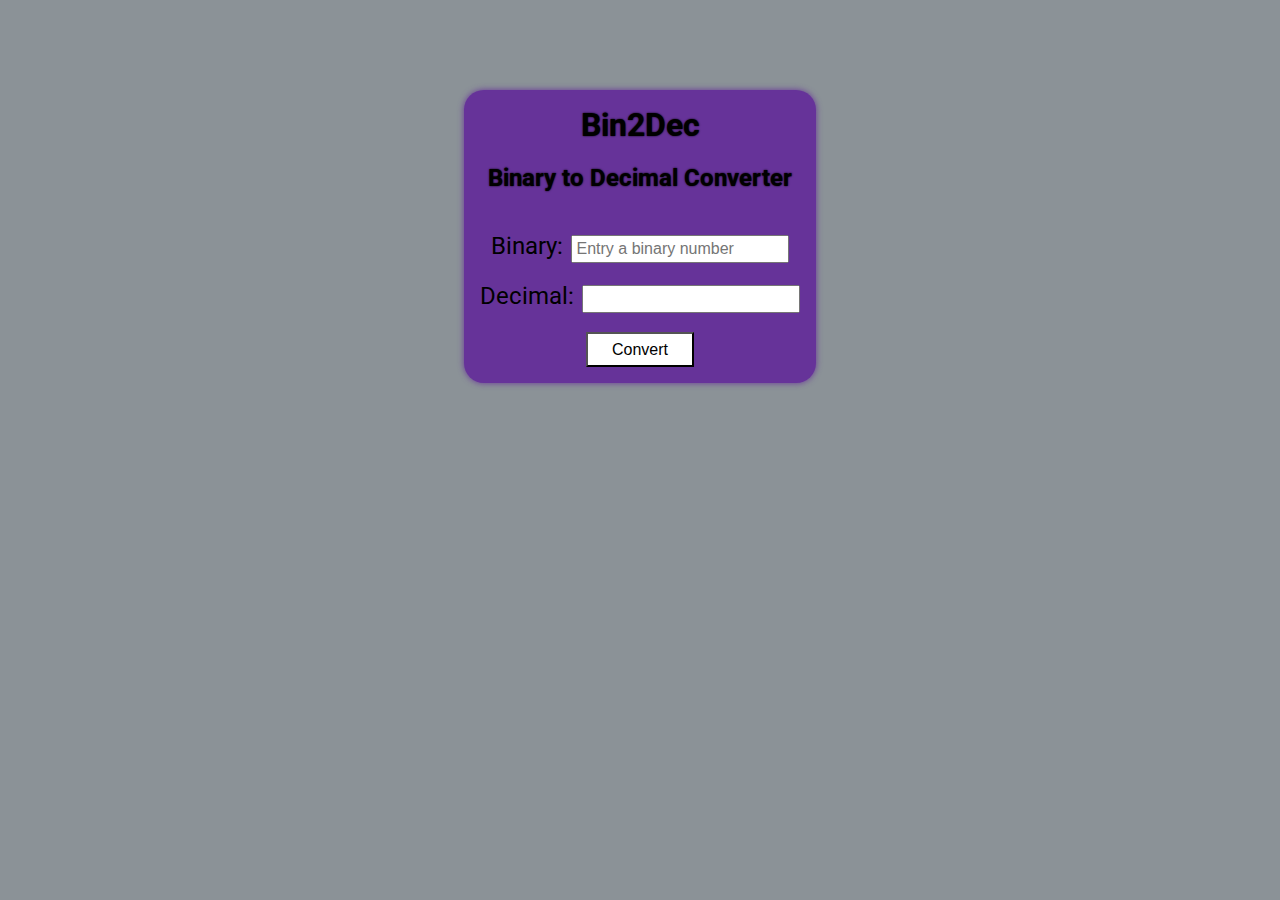
<file: bin2dec-app/index.html>
<!DOCTYPE html>
<html lang="en">
<head>
    <meta charset="UTF-8">
    <meta http-equiv="X-UA-Compatible" content="IE=edge">
    <meta name="viewport" content="width=device-width, initial-scale=1.0">
    <title>Bin Two Dec App</title>
    <link rel="stylesheet" href="styles/style.css">
    <script src="script.js" defer></script>
    
</head>
<body>
    <div class="container">
        <h1>Bin2Dec</h1>
        <h2>Binary to Decimal Converter</h2>
        <p><span>Binary:</span><input id="input" type="text" placeholder="Entry a binary number" autocomplete="off"></p>
        <br>
        <p><span>Decimal:</span><input id="display" type="text" readonly></p>
        <br>
        <button id="button" type="submit">Convert</button>
    </div>
</body>
</html>
</file>
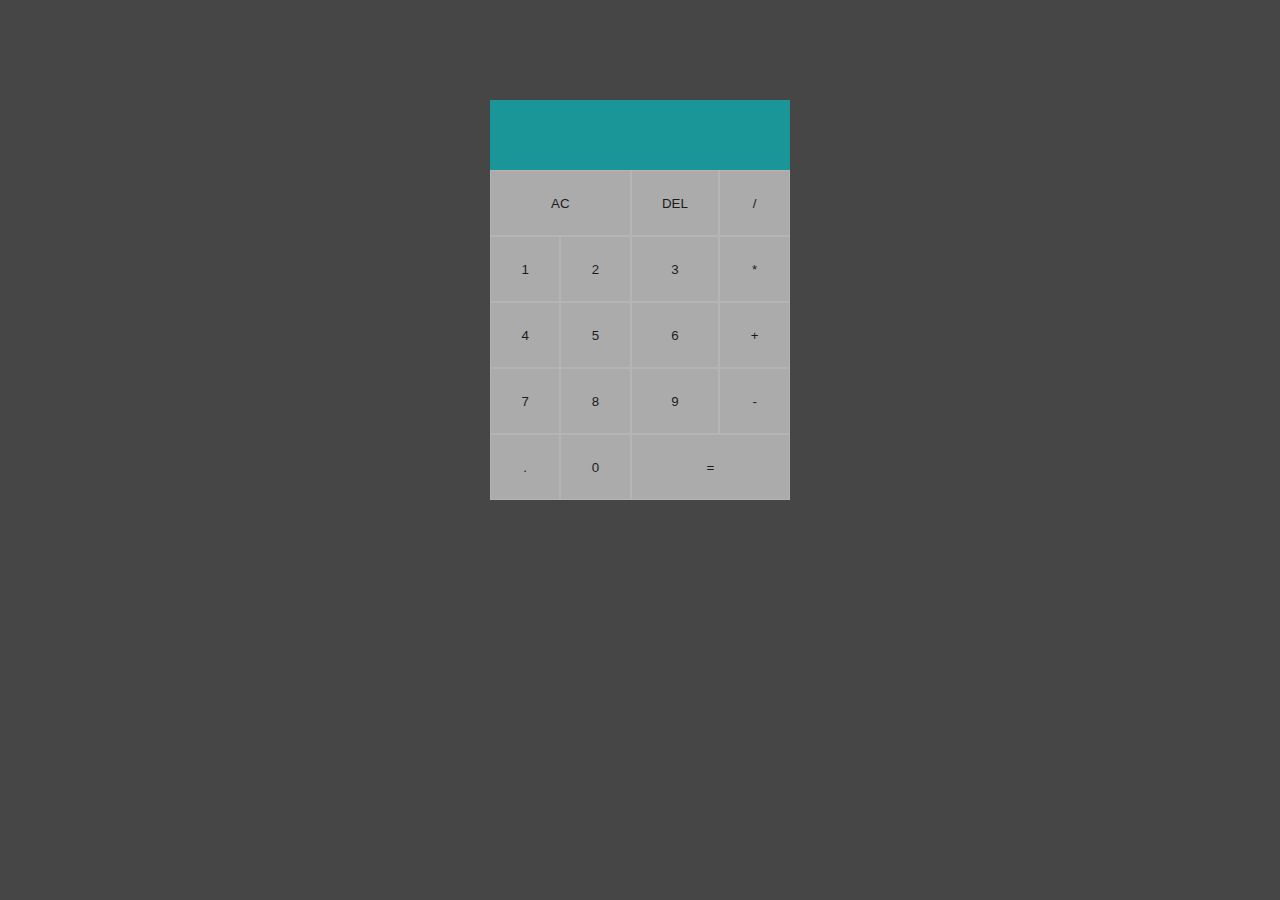
<file: calculator-app/index.html>
<!DOCTYPE html>
<html>

  <head>
    <link rel="stylesheet" href="grid.css">
    <link rel="stylesheet" href="style.css">

  </head>

  <body>
    <div id=calculator>
      <input id="input-el" type="text" disabled>
      <button id="ac-btn">AC</button>
      <button id="del-btn">DEL</button>
      <button id="one-btn">1</button>
      <button id="two-btn">2</button>
      <button id="three-btn">3</button>
      <button id="four-btn">4</button>
      <button id="five-btn">5</button>
      <button id="six-btn">6</button>
      <button id="seven-btn">7</button>
      <button id="eight-btn">8</button>
      <button id="nine-btn">9</button>
      <button id="zero-btn">0</button>
      <button id="dot-btn">.</button>
      <button id="equal-btn">=</button>
      <button id="divide-btn">/</button>
      <button id="multiply-btn">*</button>
      <button id="plus-btn">+</button>
      <button id="minus-btn">-</button>
    </div>

  </body>
  <script src="index.js"></script>

</html>
</file>
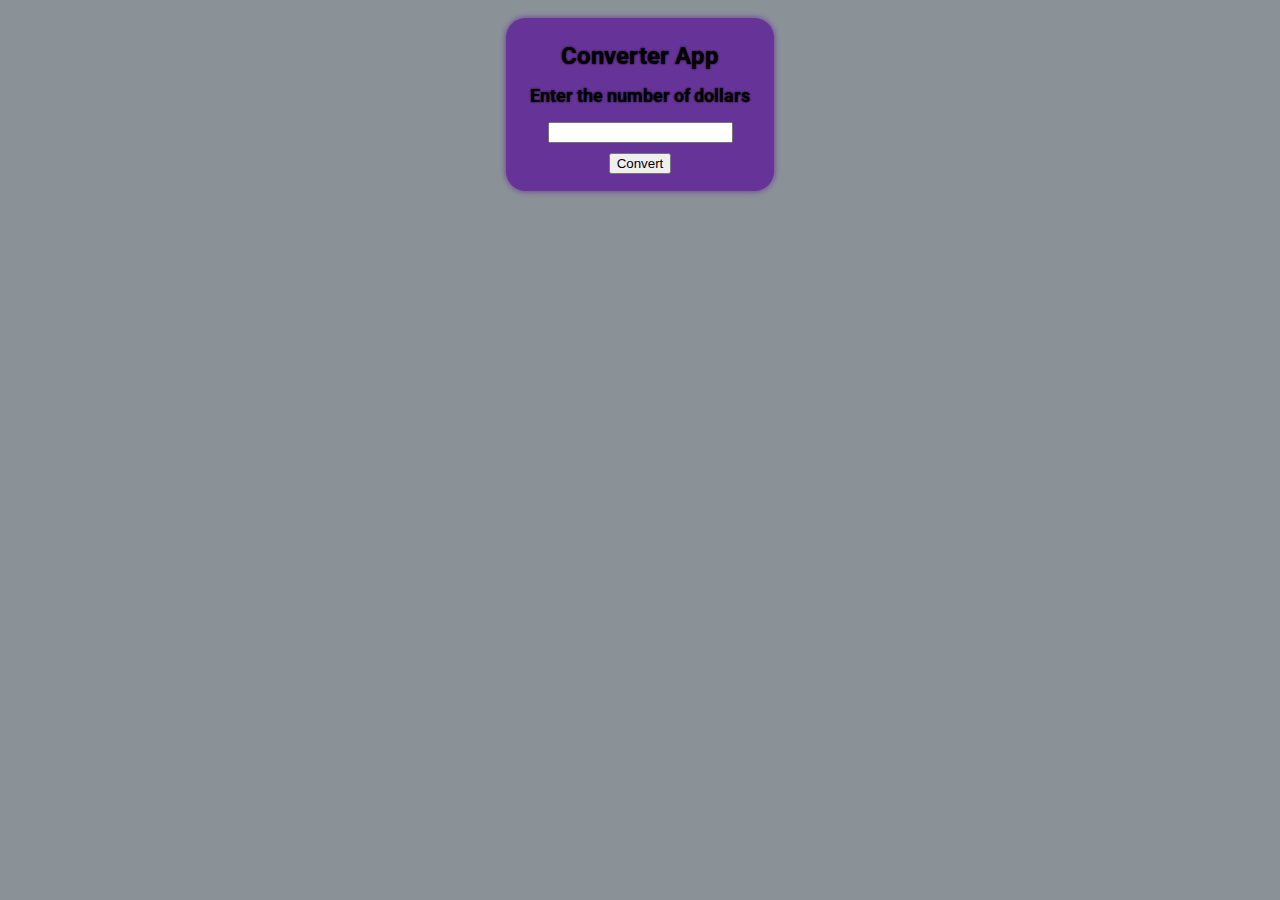
<file: dol2cent-app/index.html>
<!DOCTYPE html>
<html lang="en">
<head>
    <meta charset="UTF-8">
    <meta http-equiv="X-UA-Compatible" content="IE=edge">
    <meta name="viewport" content="width=device-width, initial-scale=1.0">
    <title>Converter App</title>
    <link rel="stylesheet" href="styles/style.css">
    <script src="script.js" defer></script>
    
</head>
<body>
  <div class="container">
    <h1>Converter App</h1>
    <h2>Enter the number of dollars</h2>
    <input id="input" type="text" autocomplete="off">
    <button id="button">Convert</button>
  </div>
  <div id="score" class="container hidden">
    <div id="value" class="hidden"></div>
    <table id="table" class="hidden">
        <tr>
          <td>Coins</td>
          <td>Count</td>
        </tr>
        <tr>
          <td>Quarters (25 ¢)</td>
          <td id="twoFive"></td>
        </tr>
        <tr>
          <td>Dimes (10 ¢)</td>
          <td id="ten"></td>
        </tr>
        <tr>
          <td>Nickels (5 ¢)</td>
          <td id="five"></td>
        </tr>
        <tr>
          <td>Pennies (1 ¢)</td>
          <td id="one"></td>
        </tr>
    </table>
  </div>
</body>
</html>
</file>
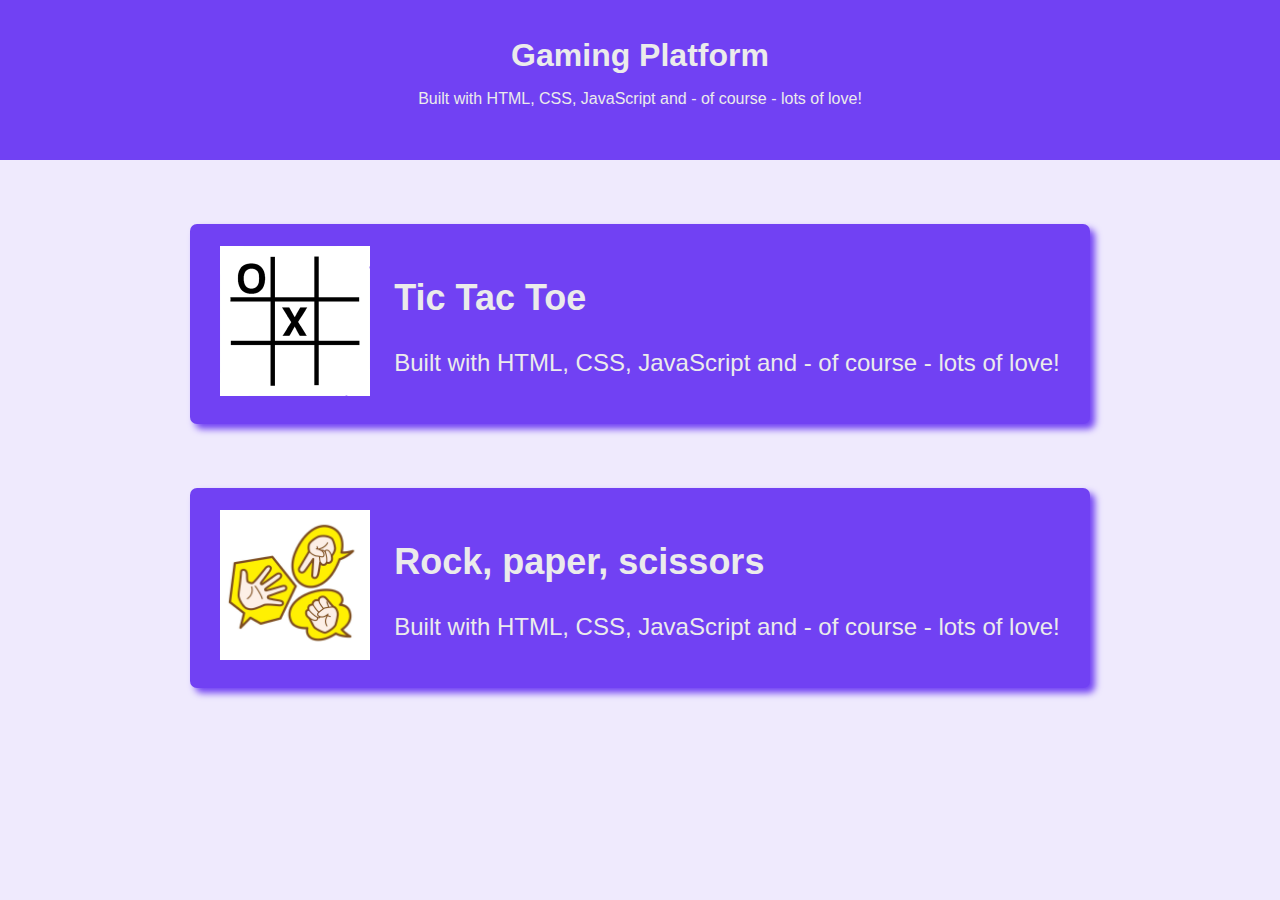
<file: gaming-platform/index.html>
<!DOCTYPE html>
<html lang="en">

<head>
    <meta charset="UTF-8">
    <meta http-equiv="X-UA-Compatible" content="IE=edge">
    <meta name="viewport" content="width=device-width, initial-scale=1.0">
    <title>Tic Tac Toe Game</title>
    <link rel="stylesheet" href="styles/style.css">

</head>

<body>
    <header>
        <h1 class="header__title">Gaming Platform</h1>
        <p class="header__describe">Built with HTML, CSS, JavaScript and - of course - lots of love!</p>
    </header>
    <main>
        <a href=""><section id="tic-tac-toe" class="game-button">
            <div class="img-box">
                <img src="85535e05d1f130b16751c8308cfbb19b.png" alt="">
            </div>
            <div class="text-box">
                <h2>Tic Tac Toe</h2>
                <p>Built with HTML, CSS, JavaScript and - of course - lots of love!</p>
            </div>
       </section></a>
       <a href=""><section id="rock-paper-scissors" class="game-button">
           <div class="img-box">
                <img src="istockphoto-1056840214-612x612.jpg" alt="">
           </div>
           <div class="text-box">
                <h2>Rock, paper, scissors</h2>
                <p>Built with HTML, CSS, JavaScript and - of course - lots of love!</p>
           </div>
       </section></a>
    </main>
    <script src="app.js"></script>
</body>

</html>
</file>
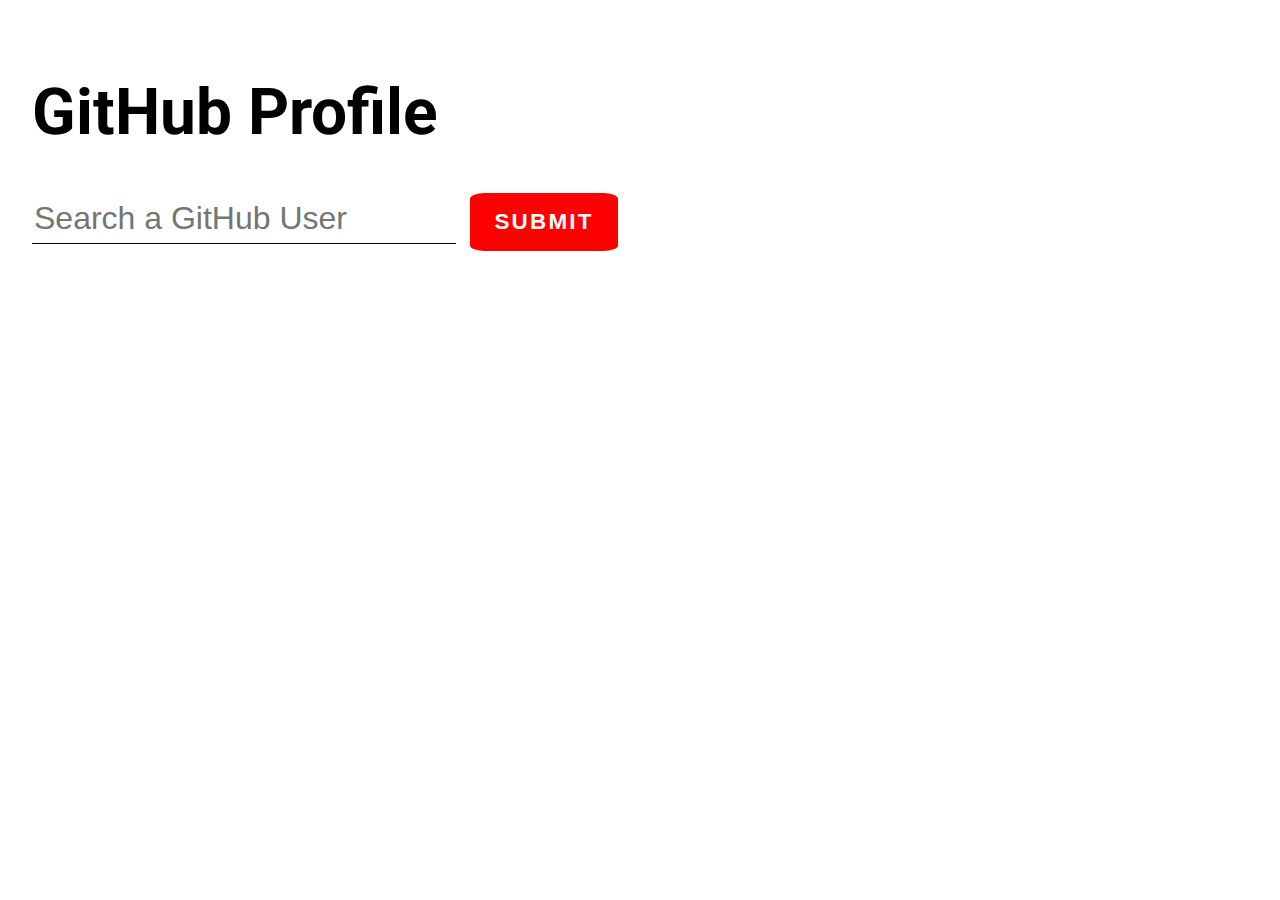
<file: github-profiles/index.html>
<!DOCTYPE html>
<html lang="en">
<head>
    <meta charset="UTF-8">
    <meta http-equiv="X-UA-Compatible" content="IE=edge">
    <meta name="viewport" content="width=device-width, initial-scale=1.0">
    <title>GitHub Profiles</title>
    <link rel="stylesheet" href="style.css">
    <script src="script.js" defer></script>
    
</head>
<body>
    <h1>GitHub Profile</h1>
    <div>
        <input id="input" type="text" placeholder="Search a GitHub User">
        <button id="submit">SUBMIT</button>
    </div>
    <main id="main"></main>
</body>
</html>
</file>
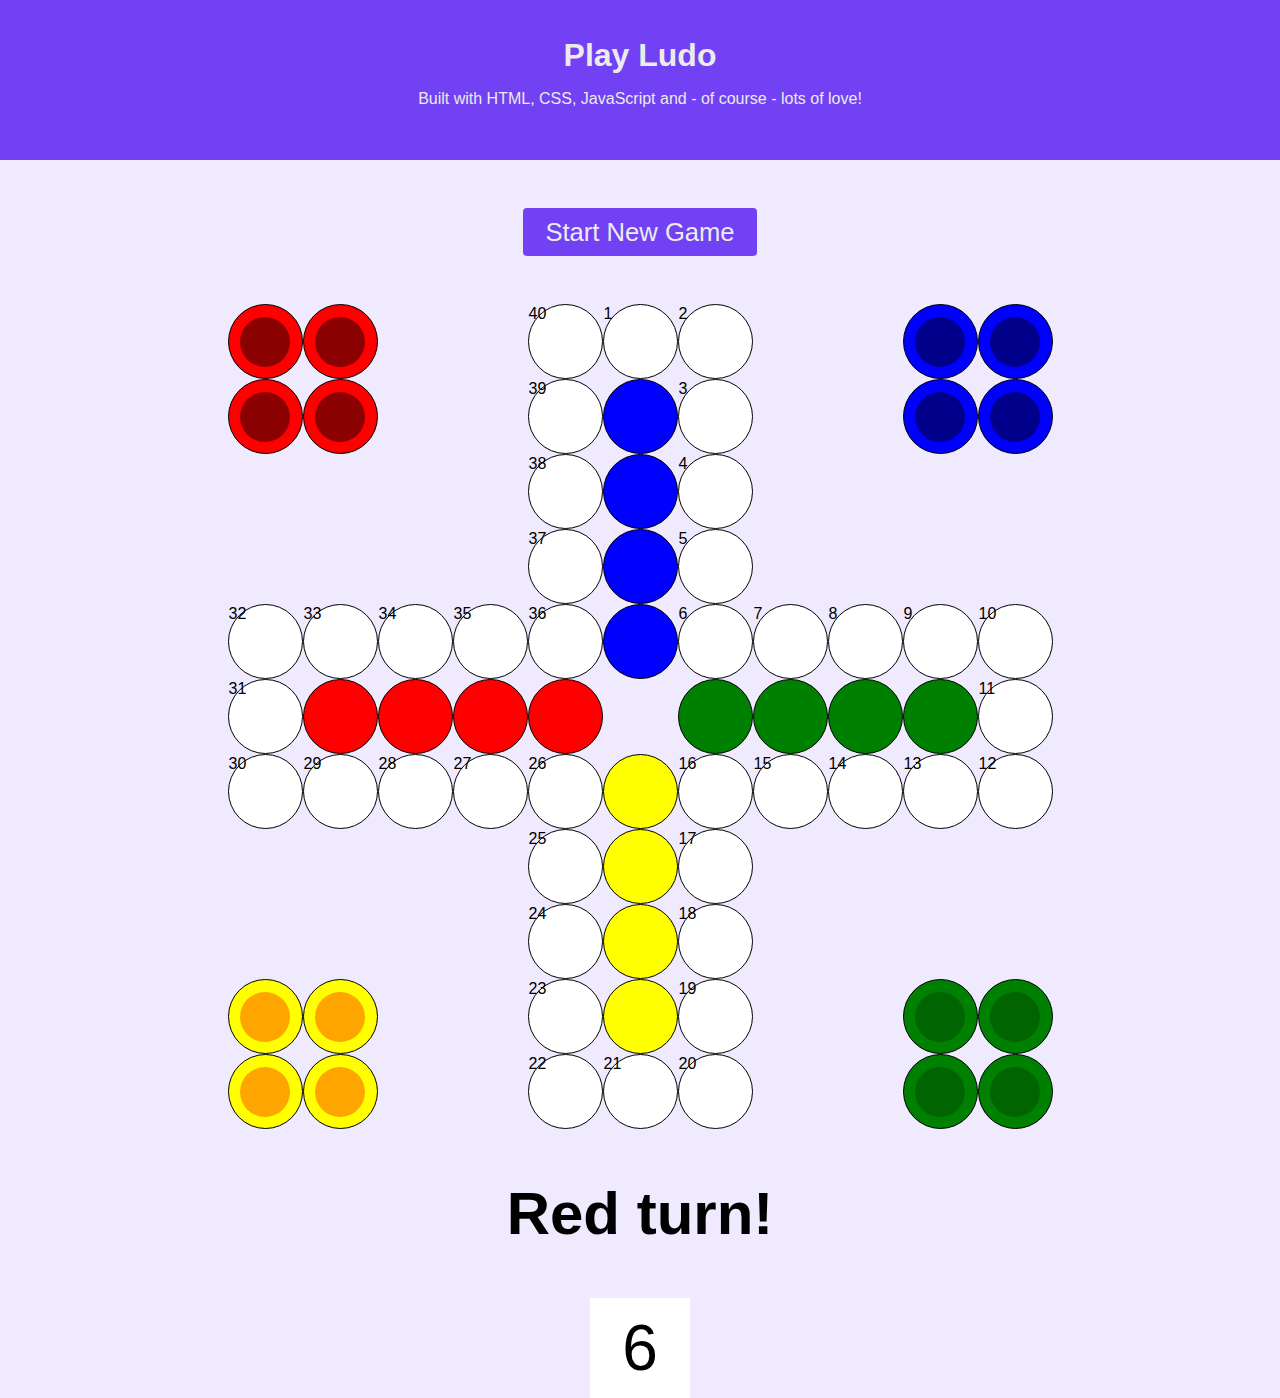
<file: ludo-app/index.html>
<!DOCTYPE html>
<html lang="en">

<head>
    <meta charset="UTF-8">
    <meta http-equiv="X-UA-Compatible" content="IE=edge">
    <meta name="viewport" content="width=device-width, initial-scale=1.0">
    <title>Ludo Game</title>
    <link rel="stylesheet" href="styles/style.css">
</head>

<body>
    <header>
        <h1 class="header__title">Play Ludo</h1>
        <p class="header__describe">Built with HTML, CSS, JavaScript and - of course - lots of love!</p>
    </header>
    <main>
        <div class="button-container">
            <button id="start-button">Start New Game</button>
        </div>
        <div class="game-board">
            <div class="box red" id="red1"><div class="pawn red"></div></div>
            <div class="box red" id="red2"><div class="pawn red"></div></div>
            <div class="box hidden" id=""></div>
            <div class="box hidden" id=""></div>
            <div class="box white" id="40">40</div>
            <div class="box white" id="1">1</div>
            <div class="box white" id="2">2</div>
            <div class="box hidden" id=""></div>
            <div class="box hidden" id=""></div>
            <div class="box blue" id="blue1"><div class="pawn blue"></div></div>
            <div class="box blue" id="blue2"><div class="pawn blue"></div></div>
            <div class="box red" id="red3"><div class="pawn red"></div></div>
            <div class="box red" id="red4"><div class="pawn red"></div></div>
            <div class="box hidden" id=""></div>
            <div class="box hidden" id=""></div>
            <div class="box white" id="39">39</div>
            <div class="box blue" id=""></div>
            <div class="box white" id="3">3</div>
            <div class="box hidden" id=""></div>
            <div class="box hidden" id=""></div>
            <div class="box blue" id="blue3"><div class="pawn blue"></div></div>
            <div class="box blue" id="blue4"><div class="pawn blue"></div></div>
            <div class="box hidden" id=""></div>
            <div class="box hidden" id=""></div>
            <div class="box hidden" id=""></div>
            <div class="box hidden" id=""></div>
            <div class="box white" id="38">38</div>
            <div class="box blue" id=""></div>
            <div class="box white" id="4">4</div>
            <div class="box hidden" id=""></div>
            <div class="box hidden" id=""></div>
            <div class="box hidden" id=""></div>
            <div class="box hidden" id=""></div>
            <div class="box hidden" id=""></div>
            <div class="box hidden" id=""></div>
            <div class="box hidden" id=""></div>
            <div class="box hidden" id=""></div>
            <div class="box white" id="37">37</div>
            <div class="box blue" id=""></div>
            <div class="box white" id="5">5</div>
            <div class="box hidden" id=""></div>
            <div class="box hidden" id=""></div>
            <div class="box hidden" id=""></div>
            <div class="box hidden" id=""></div>
            <div class="box white" id="32">32</div>
            <div class="box white" id="33">33</div>
            <div class="box white" id="34">34</div>
            <div class="box white" id="35">35</div>
            <div class="box white" id="36">36</div>
            <div class="box blue" id=""></div>
            <div class="box white" id="6">6</div>
            <div class="box white" id="7">7</div>
            <div class="box white" id="8">8</div>
            <div class="box white" id="9">9</div>
            <div class="box white" id="10">10</div>
            <div class="box white" id="31">31</div>
            <div class="box red" id=""></div>
            <div class="box red" id=""></div>
            <div class="box red" id=""></div>
            <div class="box red" id=""></div>
            <div class="box hidden" id=""></div>
            <div class="box green" id=""></div>
            <div class="box green" id=""></div>
            <div class="box green" id=""></div>
            <div class="box green" id=""></div>
            <div class="box white" id="11">11</div>
            <div class="box white" id="30">30</div>
            <div class="box white" id="29">29</div>
            <div class="box white" id="28">28</div>
            <div class="box white" id="27">27</div>
            <div class="box white" id="26">26</div>
            <div class="box yellow" id=""></div>
            <div class="box white" id="16">16</div>
            <div class="box white" id="15">15</div>
            <div class="box white" id="14">14</div>
            <div class="box white" id="13">13</div>
            <div class="box white" id="12">12</div>
            <div class="box hidden" id=""></div>
            <div class="box hidden" id=""></div>
            <div class="box hidden" id=""></div>
            <div class="box hidden" id=""></div>
            <div class="box white" id="25">25</div>
            <div class="box yellow" id=""></div>
            <div class="box white" id="17">17</div>
            <div class="box hidden" id=""></div>
            <div class="box hidden" id=""></div>
            <div class="box hidden" id=""></div>
            <div class="box hidden" id=""></div>
            <div class="box hidden" id=""></div>
            <div class="box hidden" id=""></div>
            <div class="box hidden" id=""></div>
            <div class="box hidden" id=""></div>
            <div class="box white" id="24">24</div>
            <div class="box yellow" id=""></div>
            <div class="box white" id="18">18</div>
            <div class="box hidden" id=""></div>
            <div class="box hidden" id=""></div>
            <div class="box hidden" id=""></div>
            <div class="box hidden" id=""></div>
            <div class="box yellow" id="yellow1"><div class="pawn yellow"></div></div>
            <div class="box yellow" id="yellow2"><div class="pawn yellow"></div></div>
            <div class="box hidden" id=""></div>
            <div class="box hidden" id=""></div>
            <div class="box white" id="23">23</div>
            <div class="box yellow" id=""></div>
            <div class="box white" id="19">19</div>
            <div class="box hidden" id=""></div>
            <div class="box hidden" id=""></div>
            <div class="box green" id="green1"><div class="pawn green"></div></div>
            <div class="box green" id="green2"><div class="pawn green"></div></div>
            <div class="box yellow" id="yellow3"><div class="pawn yellow"></div></div>
            <div class="box yellow" id="yellow4"><div class="pawn yellow"></div></div>
            <div class="box hidden" id=""></div>
            <div class="box hidden" id=""></div>
            <div class="box white" id="22">22</div>
            <div class="box white" id="21">21</div>
            <div class="box white" id="20">20</div>
            <div class="box hidden" id=""></div>
            <div class="box hidden" id=""></div>
            <div class="box green" id="green3"><div class="pawn green"></div></div>
            <div class="box green" id="green4"><div class="pawn green"></div></div>
        </div>
        <div class="turn-container">
            <h2>Red turn!</h2>
        </div>
        <div class="dice-container">
            <div class="dice" id="dice-button">
                <div class="number" id="dice-number">6</div>
            </div>
        </div>
    </main>
    <script src="app.js"></script>
</body>

</html>
</file>
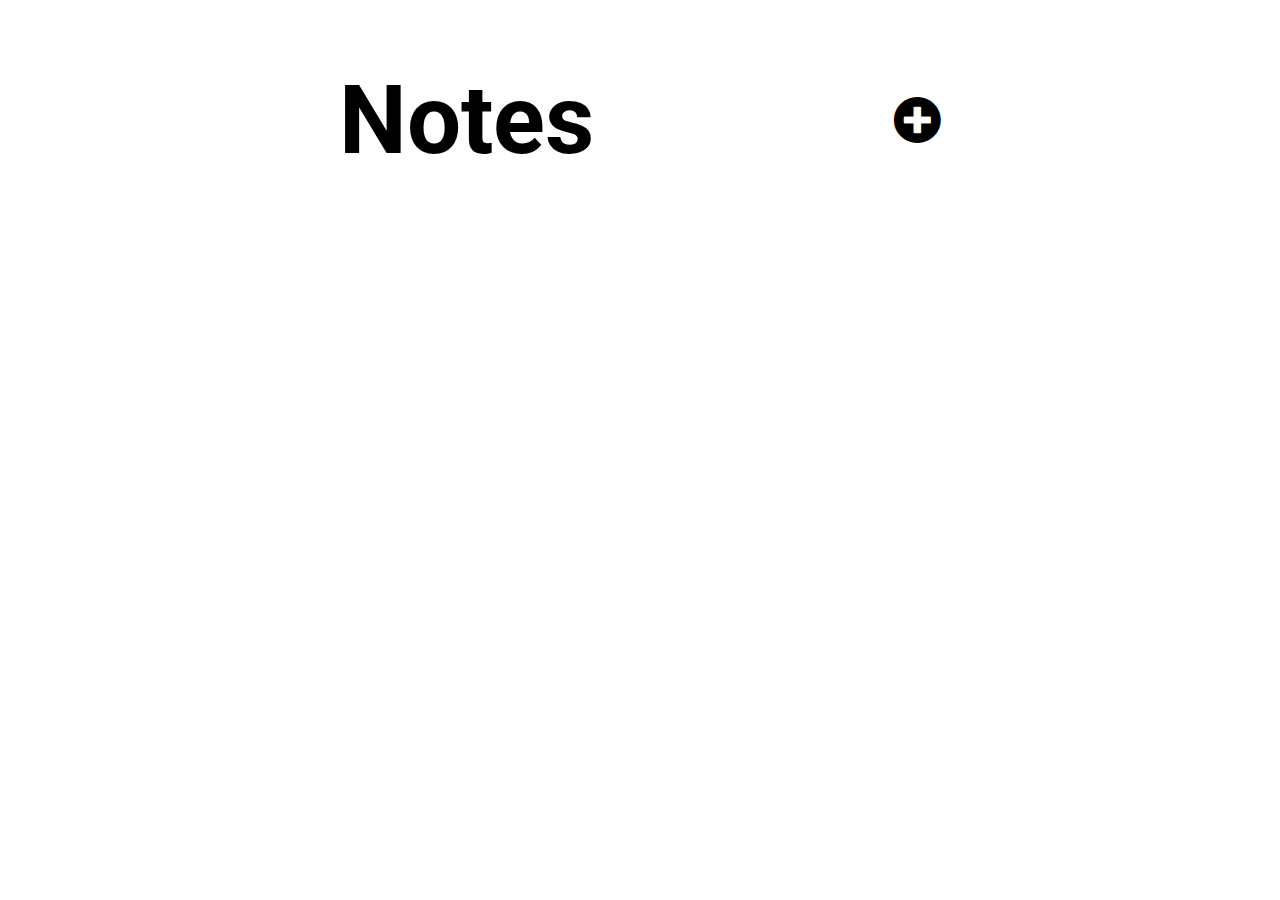
<file: notes-app/index.html>
<!DOCTYPE html>
<html lang="en">
<head>
    <meta charset="UTF-8">
    <meta http-equiv="X-UA-Compatible" content="IE=edge">
    <meta name="viewport" content="width=device-width, initial-scale=1.0">
    <title>Notes App</title>
    <link rel="stylesheet" href="style.css">
    <link
            rel="stylesheet"
            href="https://cdnjs.cloudflare.com/ajax/libs/font-awesome/5.14.0/css/all.min.css"
        />
    <script src="script.js" defer></script>
    
</head>
<body>
    <header>
        <h1>Notes</h1>
        <i id="add" class="fas fa-plus-circle"></i>
    </header>
    <main id="main"></main>
    
</body>
</html>
</file>
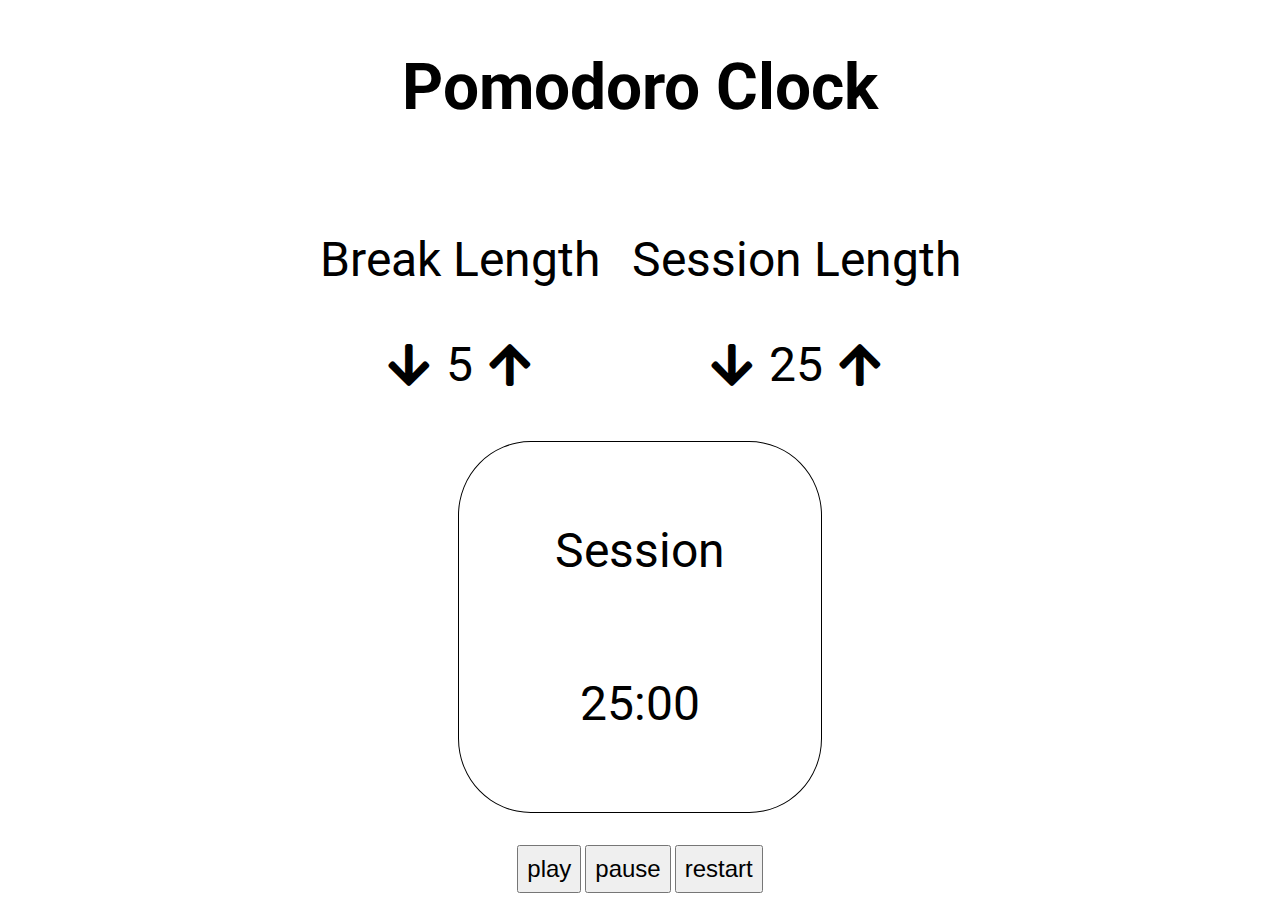
<file: pomodoro-clock/index.html>
<!DOCTYPE html>
<html lang="en">
<head>
    <meta charset="UTF-8">
    <meta http-equiv="X-UA-Compatible" content="IE=edge">
    <meta name="viewport" content="width=device-width, initial-scale=1.0">
    <title>Pomodoro Clock</title>
    <link
            rel="stylesheet"
            href="https://cdnjs.cloudflare.com/ajax/libs/font-awesome/5.14.0/css/all.min.css"
        />
    <link rel="stylesheet" href="style.css">
    <script src="script.js" defer></script>
    
</head>
<body>
    <h1>Pomodoro Clock</h1>
    <div class="time-length">
        <div class="container-set">
            <p>Break Length</p>
            <div class="container-count"><i id="break-down" class="fa fa-arrow-down fa-2x"></i><span id="break-count">5</span><i id="break-up" class="fa fa-arrow-up fa-2x"></i></div>
        </div>
        <div class="container-set">
            <p>Session Length</p>
            <div class="container-count"><i id="session-down" class="fa fa-arrow-down fa-2x"></i><span id="session-count">25</span><i id="session-up" class="fa fa-arrow-up fa-2x"></i></div>
        </div>
    </div>
    <div class="container-time">
        <p id="time">Session</p>
        <p><span id="mins">25</span>:<span id="secs">00</span></p>
    </div>
    <div class="container-button">
        <button id="play">play</button>
        <button id="pause">pause</button>
        <button id="restart">restart</button>
    </div>
</body>
</html>
</file>
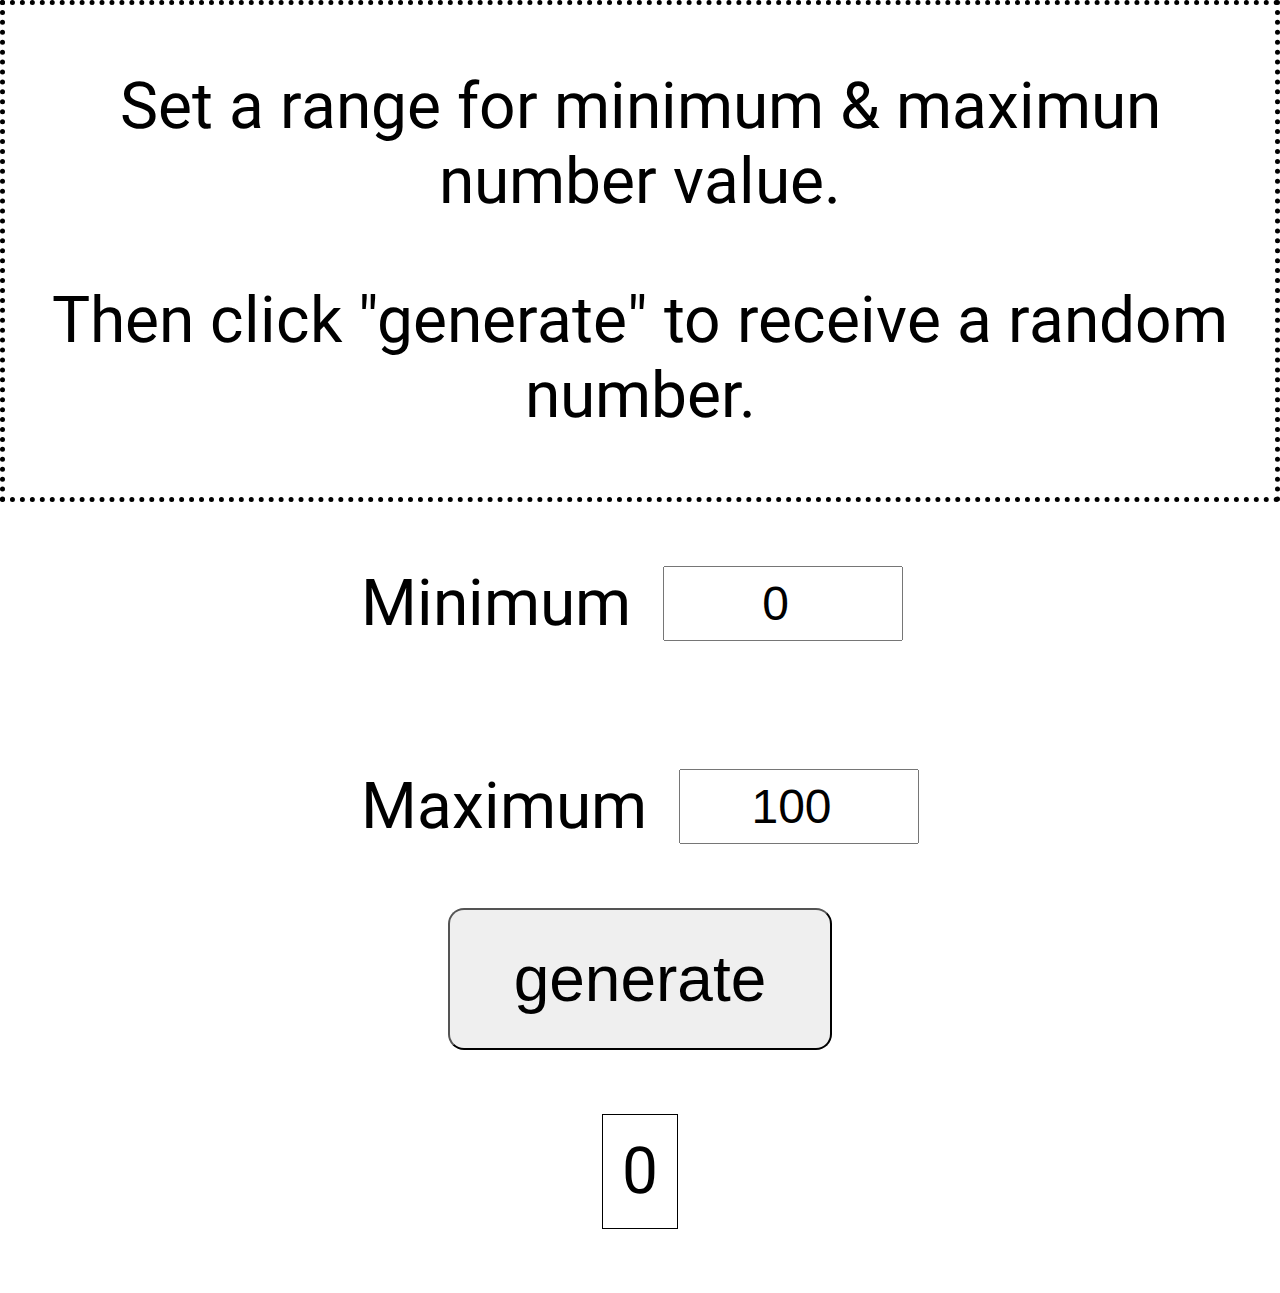
<file: random-number-generator/index.html>
<!DOCTYPE html>
<html lang="en">
<head>
    <meta charset="UTF-8">
    <meta http-equiv="X-UA-Compatible" content="IE=edge">
    <meta name="viewport" content="width=device-width, initial-scale=1.0">
    <title>Random Number Generator
    </title>
    <link rel="stylesheet" href="style.css">
    <script src="script.js" defer></script>
    
</head>
<body>
    <div class="describe">
        <p>Set a range for minimum & maximun number value.</p>
        <p>Then click "generate" to receive a random number.</p>
    </div>
    <div class="inputs">
        <p>Minimum<input id="min" type="number" value=0 min=0></p>
        <p>Maximum<input id="max" type="number" value=100 min=0></p>
    </div>
    <div class="button">
        <button id="generate" >generate</button>
        <p id="result" >0</p>
    </div>
</body>
</html>
</file>
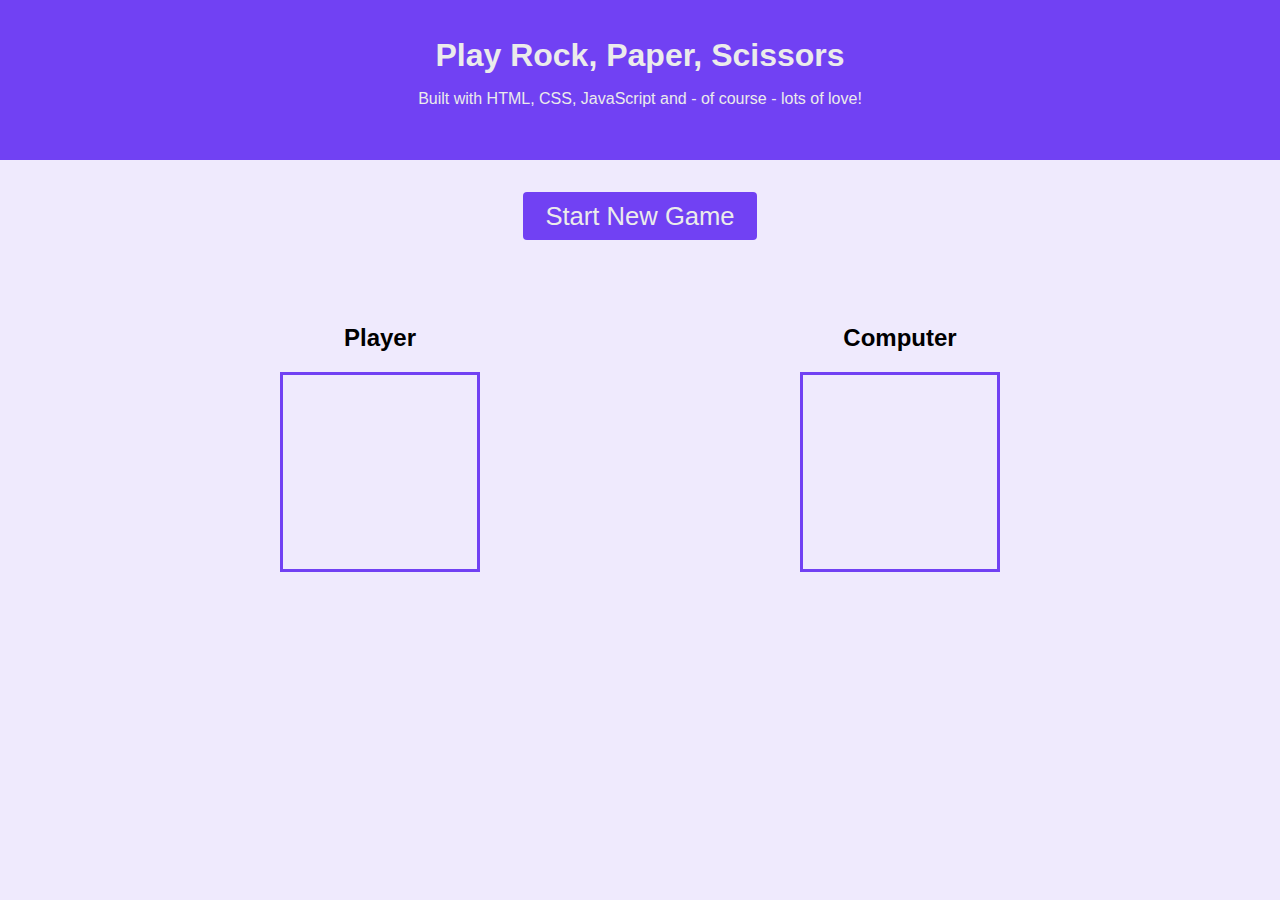
<file: rock-paper-scissors/index.html>
<!DOCTYPE html>
<html lang="en">

<head>
    <meta charset="UTF-8">
    <meta http-equiv="X-UA-Compatible" content="IE=edge">
    <meta name="viewport" content="width=device-width, initial-scale=1.0">
    <title>Tic Tac Toe Game</title>
    <link rel="stylesheet" href="styles/style.css">

</head>

<body>
    <header>
        <h1 class="header__title">Play Rock, Paper, Scissors</h1>
        <p class="header__describe">Built with HTML, CSS, JavaScript and - of course - lots of love!</p>
    </header>
    <main>
        <section>
            <div class="button-container">
                <button id="start-button"">Start New Game</button>
            </div>
        </section>
        <section>
            <div id="game-board">
                <div class="players-choice">
                    <div>
                        <h2>Player</h2>
                        <div id="player-choice" class="choice-place"></div>
                    </div>
                    <div>
                        <h2>Computer</h2>
                        <div id="computer-choice" class="choice-place"></div>  
                    </div>
                </div>
                <section>
                    <div id="winner-board" class="board hidden">
                        <h2 id="winner-board__title">You won Player 1</h2>
                        <p class="winner-board__text">Click "Start New Game" to start a new game!</p>
                    </div>
                    <div id="turn-board" class="board hidden">
                        <h2>Choose your thing!</h2>
                    </div>
                </section>
                <div id="things-to-choose" class="hidden">
                    <div id="rock" class="to-choose">✊</div>
                    <div id="paper" class="to-choose">🖐️</div>
                    <div id="scissors" class="to-choose">✌</div>
                </div>
            
            </div>
        </section>
    </main>
    <script src="app.js"></script>
</body>

</html>
</file>
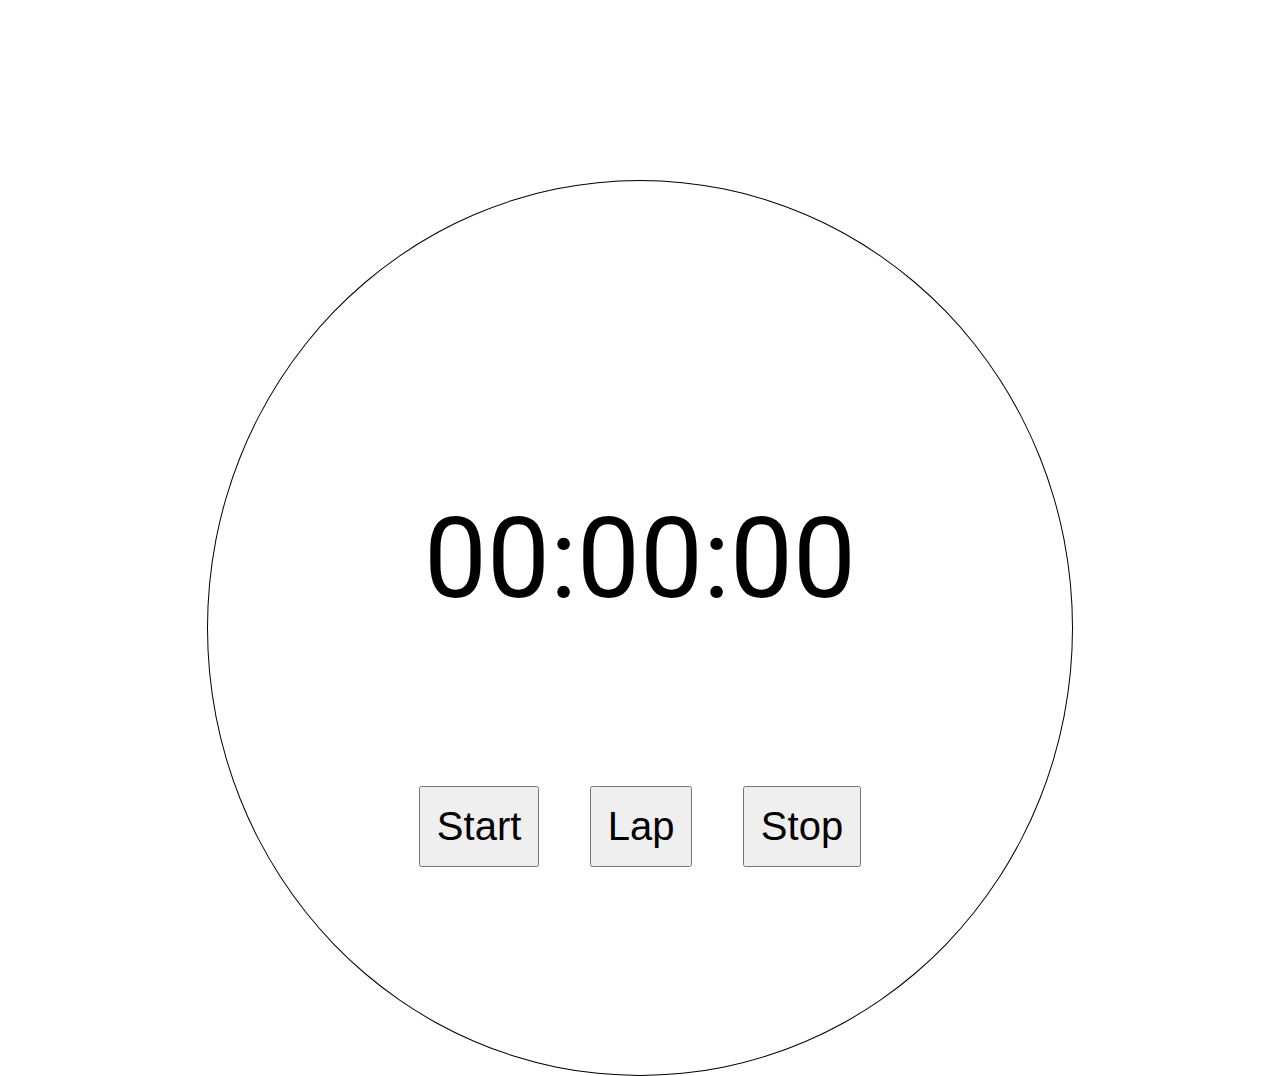
<file: stopwatch-app/index.html>
<!DOCTYPE html>
<html lang="en">
<head>
    <meta charset="UTF-8">
    <meta http-equiv="X-UA-Compatible" content="IE=edge">
    <meta name="viewport" content="width=device-width, initial-scale=1.0">
    <title>Stopwatch App</title>
    <link rel="stylesheet" href="style.css">
    <script src="script.js" defer></script>
    
</head>
<body>
    <div class="container">
        <div class="time-container">
            <div class="time mins">
                <p class="big-text" id="mins">00:</p>
            </div>
            <div class="time secs">
                <p class="big-text" id="secs">00:</p>
            </div>
            <div class="time seconds">
                <p class="big-text" id="ms">00</p>
            </div>
        </div>
        <div class="button-container">
            <button id="start">Start</button>
            <button id="lap">Lap</button>
            <button id="stop">Stop</button>
        </div>
    </div>
</body>
</html>
</file>
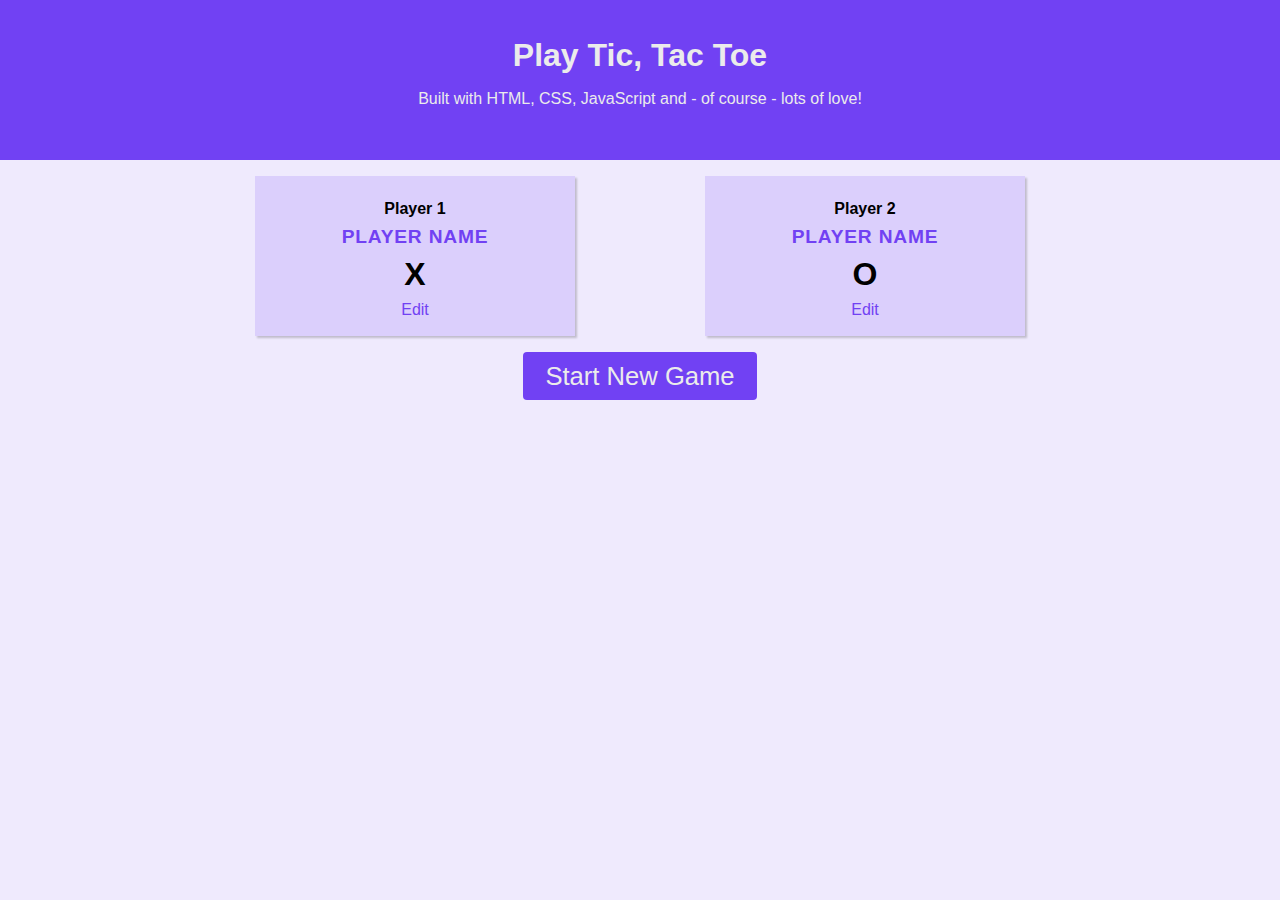
<file: tic-tac-toe/index.html>
<!DOCTYPE html>
<html lang="en">

<head>
    <meta charset="UTF-8">
    <meta http-equiv="X-UA-Compatible" content="IE=edge">
    <meta name="viewport" content="width=device-width, initial-scale=1.0">
    <title>Tic Tac Toe Game</title>
    <link rel="stylesheet" href="styles/style.css">

</head>

<body>
    <div class="additional-container">
        <div class="background"></div>
        <div class="name-editor">
            <p class="name-editor__text">Choose your name</p>
            <label for="player-name__input" id="player-name__label" class="name-editor__label">Player name</label>
            <input type="text" name="player-name__input" id="player-name__input" class="name-editor__input">
            <p id="warning-alert" class="hidden">Please enter a valid name!</p>
            <div class="button-container">
                <button id="cancel-button">Cancel</button>
                <button id="confirm-button">Confirm</button>
            </div>
        </div>
    </div>
    <header>
        <h1 class="header__title">Play Tic, Tac Toe</h1>
        <p class="header__describe">Built with HTML, CSS, JavaScript and - of course - lots of love!</p>
    </header>
    <main>
        <section>
            <div class="name-tags">
                <div class="name-tag">
                    <p class="player-tag">Player 1</p>
                    <p id="player-one__tagname" class="player-tagname">PLAYER NAME</p>
                    <p class="symbol">X</p>
                    <a id="edit-button__first" class="edit-button">Edit</a>
                </div>
                <div class="name-tag">
                    <p class="player-tag">Player 2</p>
                    <p id="player-two__tagname" class="player-tagname">PLAYER NAME</p>
                    <p class="symbol">O</p>
                    <a id="edit-button__second" class="edit-button">Edit</a>
                </div>
            </div>
            <div class="button-container">
                <button id="start-button"">Start New Game</button>
            </div>
        </section>
        <section>
            <div id="winner-board" class="hidden">
                <h2 id="winner-board__title">You won Player 1</h2>
                <p class="winner-board__text">Click "Start New Game" to start a new game!</p>
            </div>
            <div id="game-turn" class="hidden">
                <p class="game-turn__text">It's your turn <span id="player-turn">Player 1</span></p>
            </div>
        </section>
        <section>
            <div id="game-board" class="hidden">
                <div class="board">
                    <div class="place"></div>
                    <div class="place"></div>
                    <div class="place"></div>
                    <div class="place"></div>
                    <div class="place"></div>
                    <div class="place"></div>
                    <div class="place"></div>
                    <div class="place"></div>
                    <div class="place"></div>
                </div>
            </div>
        </section>
    </main>
    <script src="app.js"></script>
</body>

</html>
</file>
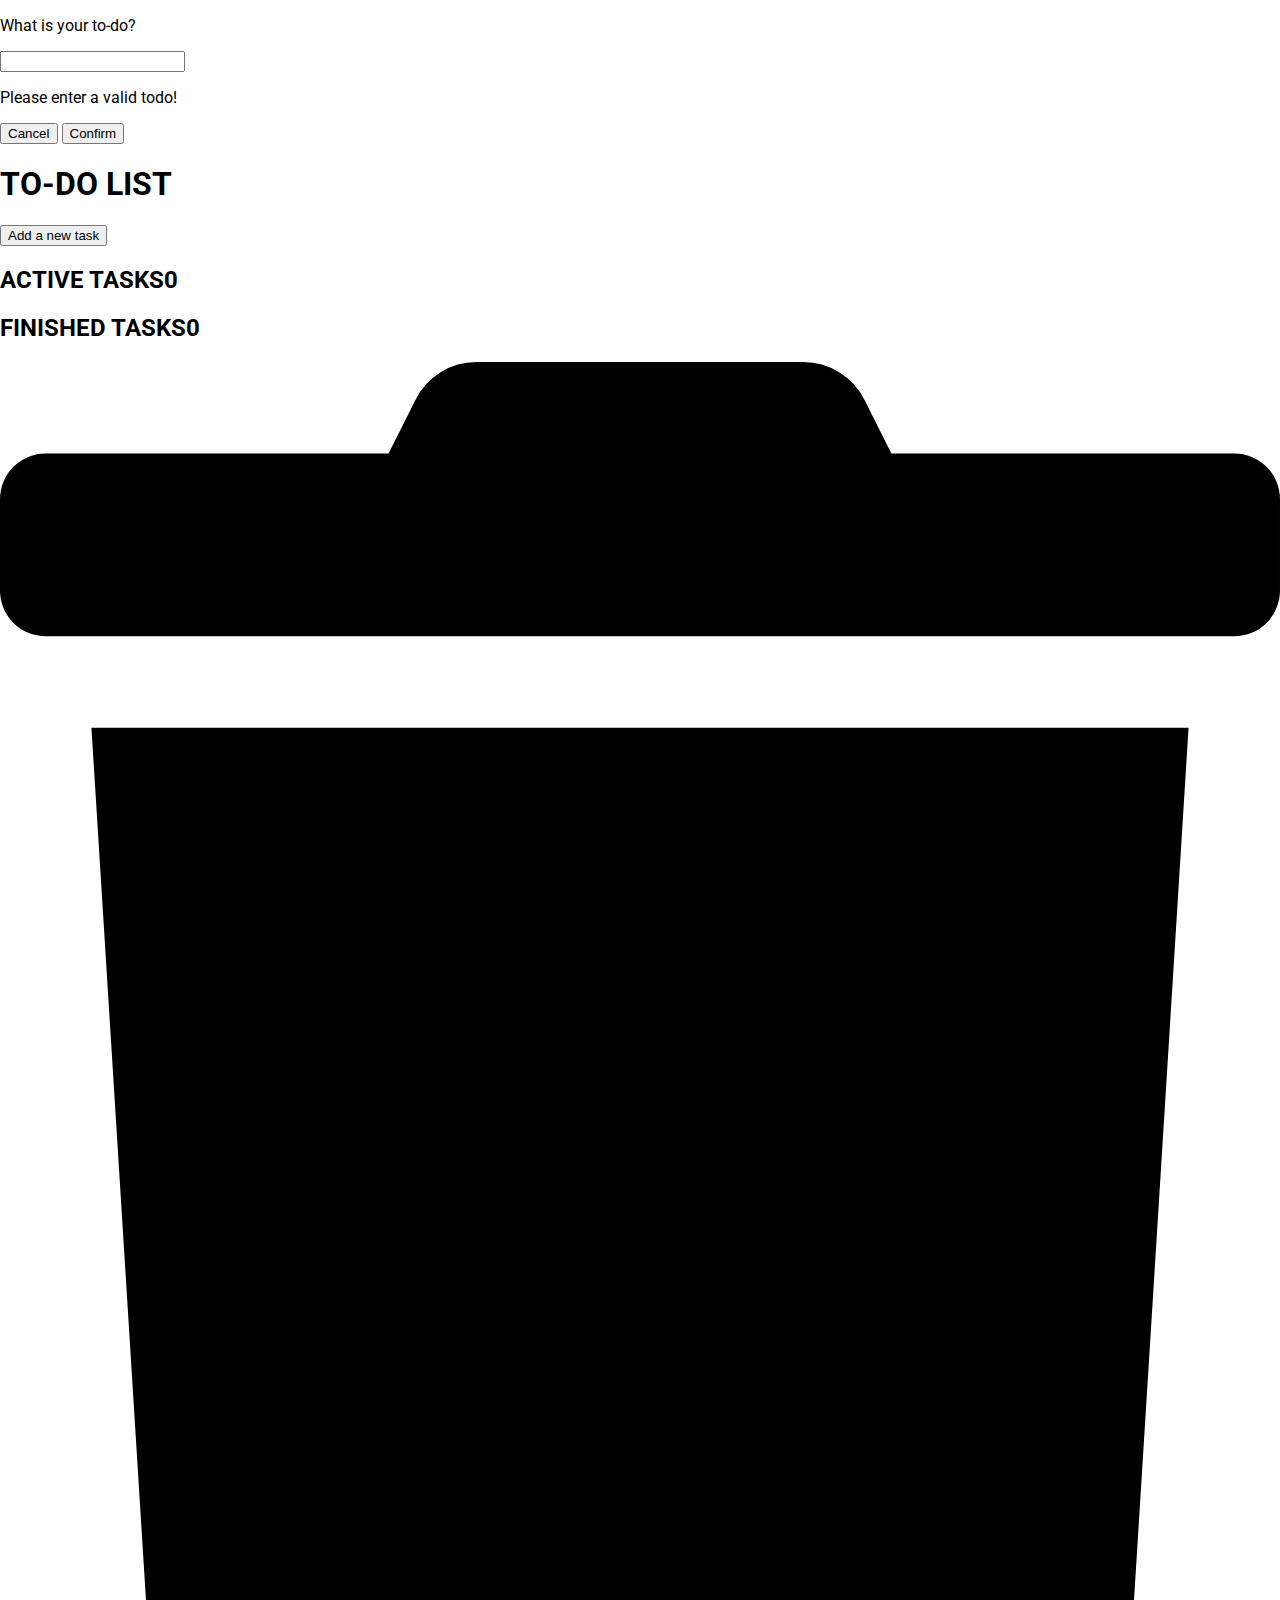
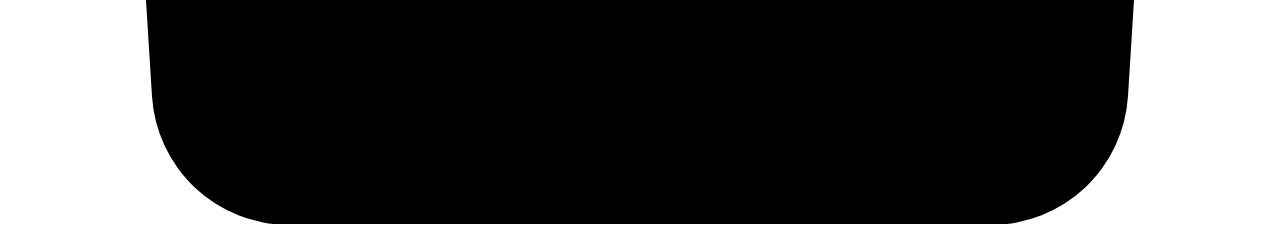
<file: todo-app/index.html>
<!DOCTYPE html>
<html lang="en">
<head>
    <meta charset="UTF-8">
    <meta http-equiv="X-UA-Compatible" content="IE=edge">
    <meta name="viewport" content="width=device-width, initial-scale=1.0">
    <title>To-do App</title>
    <link rel="stylesheet" href="styles/style.css"> 
    <script src="script.js" defer></script>
</head>
<body>
    <div class="additional-container">
        <div class="background"></div>
        <div class="name-editor">
            <p class="name-editor__text">What is your to-do?</p>
            <input type="text" name="task-input" id="task-input" class="name-editor__input">
            <p id="warning-alert" class="hidden">Please enter a valid todo!</p>
            <div class="button-container">
                <button id="cancel-button">Cancel</button>
                <button id="confirm-button">Confirm</button>
            </div>
        </div>
    </div>
    <header>
        <h1 class="main-title">TO-DO LIST</h1>
    </header>
    <main>
        <button id="add-button">Add a new task</button>
        <section class="tasks-container">
            <h2 id="active-title" class="tasks-title"><span>ACTIVE TASKS</span><span id="numer-of-active">0</span></h2>
            <ul id="active-tasks__list" class="tasks-list">

            </ul>
        </section>
        <section class="tasks-container">
            <h2 id="finished-title" class="tasks-title"><span>FINISHED TASKS</span><span id="numer-of-finished">0</span></h2>
            <ul id="finished-tasks__list" class="tasks-list">
            </ul>
        </section>
        <div class="garbage-container">
            <svg  aria-hidden="true" focusable="false" data-prefix="fas" data-icon="trash" class="svg-inline--fa fa-trash fa-w-14" role="img" xmlns="http://www.w3.org/2000/svg" viewBox="0 0 448 512"><path class="garbage" fill="currentColor" d="M432 32H312l-9.4-18.7A24 24 0 0 0 281.1 0H166.8a23.72 23.72 0 0 0-21.4 13.3L136 32H16A16 16 0 0 0 0 48v32a16 16 0 0 0 16 16h416a16 16 0 0 0 16-16V48a16 16 0 0 0-16-16zM53.2 467a48 48 0 0 0 47.9 45h245.8a48 48 0 0 0 47.9-45L416 128H32z"></path></svg>
        </div>
    </main>

</body>
</html>
</file>
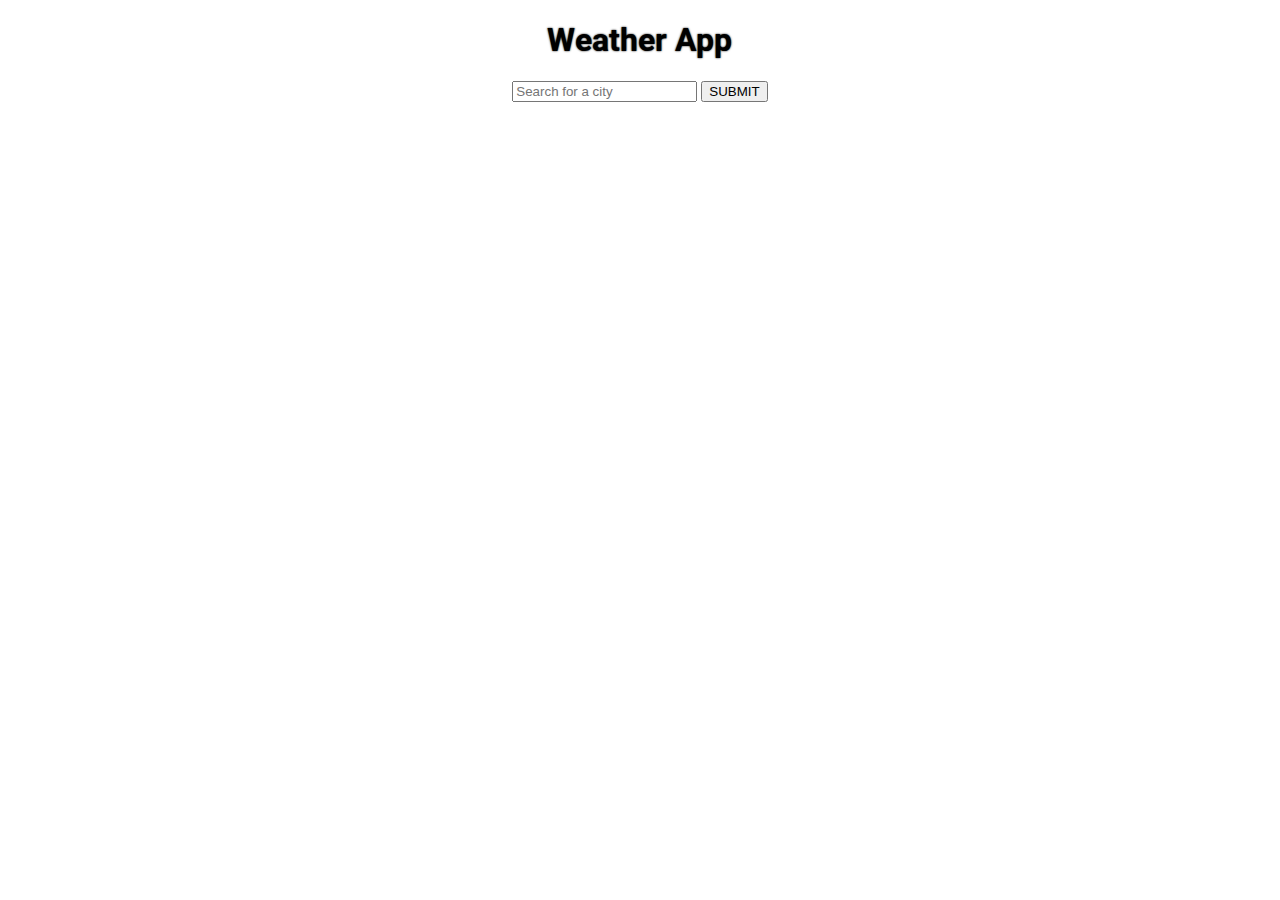
<file: weather-app/index.html>
<!DOCTYPE html>
<html lang="en">
<head>
    <meta charset="UTF-8">
    <meta http-equiv="X-UA-Compatible" content="IE=edge">
    <meta name="viewport" content="width=device-width, initial-scale=1.0">
    <title>Weather App</title>
    <link rel="stylesheet" href="styles/style.css">
    <script src="script.js" defer></script>
    
</head>
<body>
    <div class="search">
            <h1>Weather App</h1>
        <div>
            <input id="input" type="text" placeholder="Search for a city" autocomplete="off">
            <button id="submit">SUBMIT</button>
        </div>
    </div>
    <main id="main"></main>
</body>
</html>
</file>
<file: bin2dec-app/styles/style.css>
@import url("https://fonts.googleapis.com/css2?family=Roboto&display=swap");
body {
  display: -webkit-box;
  display: -ms-flexbox;
  display: flex;
  -webkit-box-align: center;
      -ms-flex-align: center;
          align-items: center;
  -webkit-box-pack: center;
      -ms-flex-pack: center;
          justify-content: center;
}

* {
  -webkit-box-sizing: border-box;
          box-sizing: border-box;
}

body {
  background-color: #8B9297;
  font-family: "Roboto", sans-serif;
  margin: 0;
}

.container {
  background-color: rebeccapurple;
  -webkit-box-shadow: 0 0 6px rebeccapurple;
          box-shadow: 0 0 6px rebeccapurple;
  margin-top: 10vh;
  padding: 1rem;
  border-radius: 20px;
  text-align: center;
}

.container h1 {
  color: black;
  text-shadow: 0 0 2px black;
  font-size: 2rem;
  margin: 0;
}

.container h2 {
  color: black;
  text-shadow: 0 0 2px black;
  font-size: 1.5rem;
  margin-bottom: 40px;
}

.container p {
  margin: 0;
  font-size: 1.5rem;
}

.container input {
  padding: 0.2rem;
  margin-left: 0.5rem;
  font-size: 1rem;
  outline: none;
}

.container button {
  background-color: #fff;
  font-size: 1rem;
  padding: 0.4rem 1.5rem;
  cursor: pointer;
}
/*# sourceMappingURL=style.css.map */
</file>
<file: calculator-app/grid.css>
#calculator {
  width: 300px;
  height: 400px;
  margin: auto;
  margin-top: 100px;
  display: grid;
  grid-template-areas:
      "input input input input"
      "ac ac del divide"
      "one two three multiply"
      "four five six plus"
      "seven eight nine minus"
      "dot zero equal equal"
}
#input-el {grid-area: input;}
#ac-btn {grid-area: ac;}
#del-btn {grid-area: del;}
#one-btn {grid-area: one;}
#two-btn {grid-area: two;}
#three-btn {grid-area: three;}
#four-btn {grid-area: four;}
#five-btn {grid-area: five;}
#six-btn {grid-area: six;}
#seven-btn {grid-area: seven;}
#eight-btn {grid-area: eight;}
#nine-btn{grid-area: nine;}
#zeor-btn{grid-area: zero;}
#dot-btn{grid-area: dot;}
#equal-btn{grid-area: equal;}
#divide-btn{grid-area: divide;}
#multiply-btn{grid-area: multiply;}
#plus-btn{grid-area: plus;}
#minus-btn{grid-area: minus;}
</file>
<file: calculator-app/style.css>
body {
  background: #464646;

}

#calculator {
  opacity: 0.6;
}

input {
  background: #00CCCF;
  border: 0;
  color: white;
  padding: 0 10px 0 10px;
  font-size: 20px;
  letter-spacing: 2px;
  text-align: right;
}

input:active {
  border: 0;
}

button {
  border: 1px solid white;
}

button:hover {
  cursor: pointer;
  background-color: white;
}
</file>
<file: dol2cent-app/styles/style.css>
@import url("https://fonts.googleapis.com/css2?family=Roboto&display=swap");
body, .container {
  display: -webkit-box;
  display: -ms-flexbox;
  display: flex;
  -webkit-box-align: center;
      -ms-flex-align: center;
          align-items: center;
  -webkit-box-pack: center;
      -ms-flex-pack: center;
          justify-content: center;
  -webkit-box-orient: vertical;
  -webkit-box-direction: normal;
      -ms-flex-direction: column;
          flex-direction: column;
}

* {
  -webkit-box-sizing: border-box;
          box-sizing: border-box;
}

body {
  font-family: "Roboto", sans-serif;
  background-color: #8B9297;
  margin: 0;
}

.container {
  background-color: rebeccapurple;
  -webkit-box-shadow: 0 0 6px rebeccapurple;
          box-shadow: 0 0 6px rebeccapurple;
  margin: 2vh 0;
  padding: 1rem;
  border-radius: 20px;
}

.container h1 {
  color: black;
  text-shadow: 0 0 2px black;
  font-size: 1.5rem;
  margin: 0.5rem;
}

.container h2 {
  color: black;
  text-shadow: 0 0 2px black;
  font-size: 1.1rem;
  margin: 0.5rem;
}

.container input {
  margin: 0.5rem;
  outline: none;
}

.container button {
  margin: 0.1rem;
  cursor: pointer;
}

.container td {
  font-size: 0.8rem;
}

#value {
  color: black;
  text-shadow: 0 0 2px black;
  margin-bottom: 0.3rem;
  font-size: 1.2rem;
}

.hidden {
  display: none;
}
/*# sourceMappingURL=style.css.map */
</file>
<file: gaming-platform/styles/style.css>
* {
  box-sizing: border-box;
}

body {
  background-color: #efeafd;
  font-family: sans-serif;
  margin: 0;
}

header {
  display: flex;
  flex-direction: column;
  justify-content: center;
  height: 10rem;
  background-color: #7141f3;
  color: #ebebeb;
  text-align: center;
}

header .header__title {
  margin: 0;
}

a {
  text-decoration: none;
}

a .game-button {
  display: flex;
  justify-content: center;
  align-items: center;
  max-width: 900px;
  height: 200px;
  background-color: #7141f3;
  font-size: 1.5rem;
  color: #ebebeb;
  border-radius: 7px;
  box-shadow: 5px 5px 7px #7141f3;
  padding: 1rem;
  margin: 4rem auto;
  cursor: pointer;
}

a .game-button:hover {
  box-shadow: 2px 2px 5px #7141f3;
  background-color: #6432e6;
}

a .game-button img {
  height: 150px;
  width: 150px;
  margin-right: 1.5rem;
}
</file>
<file: github-profiles/style.css>
@import url('https://fonts.googleapis.com/css2?family=Roboto&display=swap');

* {
    box-sizing: border-box;
}

body {
    display: flex;
    flex-direction: column;
    font-family: 'Roboto', sans-serif;
    font-size: 2rem;
    margin: 0;
    padding: 2rem;
}

input {
    font-size: 2rem;
    padding-bottom: 0.2em;
    border: none;
    border-bottom: 1px solid black;
}

input:focus {
    outline:none;
}

input:enabled {
    background-color: white;
}

button {
    background-color: red;
    color: white;
    font-size: 1.4rem;
    letter-spacing: 0.1em;
    font-weight: 700;
    padding: 1rem 1.5rem;
    margin-left: 0.4rem;
    border-radius: 10%;
    outline: none;
    border: none;
    cursor: pointer;
}

button:hover {
    background-color: darkred;
}

.card {
    display: flex;
    margin-top: 5rem;
}

.user-info {
    margin-left: 2rem;
}
</file>
<file: ludo-app/styles/style.css>
* {
  box-sizing: border-box;
}

body {
  background-color: #efeafd;
  font-family: sans-serif;
  margin: 0;
}

header {
  display: flex;
  flex-direction: column;
  justify-content: center;
  height: 10rem;
  background-color: #7141f3;
  color: #ebebeb;
  text-align: center;
}

header .header__title {
  margin: 0;
}

.button-container {
  display: flex;
  justify-content: center;
  margin: 3rem;
}

.button-container #start-button {
  background-color: #7141f3;
  color: #ebebeb;
  font-size: 1.6rem;
  cursor: pointer;
  padding: 0.6rem 1.4rem;
  border-radius: 4px;
  border: none;
  outline: none;
}

.button-container #start-button:hover {
  background-color: #602bf3;
}

.game-board {
  max-width: 825px;
  display: flex;
  flex-wrap: wrap;
  margin: 2rem auto;
}

.game-board .box {
  display: flex;
  box-sizing: border-box;
  height: 75px;
  width: 75px;
  border-radius: 50%;
  border: 1px solid black;
}

.game-board .red {
  background-color: red;
}

.game-board .blue {
  background-color: blue;
}

.game-board .green {
  background-color: green;
}

.game-board .yellow {
  background-color: yellow;
}

.game-board .white {
  background-color: white;
}

.game-board .hidden {
  visibility: hidden;
}

.game-board .pawn {
  height: 50px;
  width: 50px;
  border-radius: 50%;
  margin: auto;
}

.game-board .red .pawn {
  background-color: darkred;
}

.game-board .blue .pawn {
  background-color: darkblue;
}

.game-board .green .pawn {
  background-color: darkgreen;
}

.game-board .yellow .pawn {
  background-color: orange;
}

.turn-container {
  font-size: 2.5rem;
  text-align: center;
  margin: 3rem auto;
}

.dice-container .dice {
  display: flex;
  height: 100px;
  width: 100px;
  background-color: white;
  margin: 0 auto;
  text-align: center;
  cursor: pointer;
}

.dice-container .dice .number {
  font-size: 4rem;
  margin: auto;
}
</file>
<file: notes-app/style.css>
@import url('https://fonts.googleapis.com/css2?family=Roboto&display=swap');

* {
    box-sizing: border-box;
}

body {
    display: flex;
    flex-direction: column;
    align-items: center;
    justify-content: center;
    font-family: 'Roboto', sans-serif;
    margin: 0;
}

main {
    display: flex;
    flex-direction: column;
    align-items: center;
    justify-content: center;
    margin: 0;
}

header {
    display: flex;
    align-items: center;
    justify-content: space-around;
    width: 100vh;
    font-size: 3rem;
    text-align: center;
}

i {
    cursor: pointer;
}

.basic-note {
    background-color: #eee;
    display: flex;
    flex-direction: column;
    align-items: center;
    justify-content: center;
    margin: auto;
    width: 800px;
    margin-top: 3rem;
}

.basic-note .text textarea {
    background-color: #eee;
    outline: none;
    font-family: inherit;
    font-size: 1.5rem;
    border: none;
    padding: 0 1rem;
    height: 400px;
    width: 800px;
}

.basic-note .navbar  {
    background-color: #ddd;
    width: 100%;
    padding: 1em;
    display: flex;
    justify-content: space-between;
}

.basic-note .navbar .icons i {
    transform: scale(1.5);
    margin-left: 1em;
    
} 

.basic-note .text {
    display: flex;
    flex-direction: column;
    justify-content: left;
    align-items: flex-start;
    font-size: 2rem;
    padding: 2rem;
}
</file>
<file: pomodoro-clock/style.css>
@import url('https://fonts.googleapis.com/css2?family=Roboto&display=swap');

* {
    box-sizing: border-box;
}

body {
    display: flex;
    flex-direction: column;
    align-items: center;
    justify-content: center;
    height: 100vh;
    font-family: 'Roboto', sans-serif;
    margin: 0;
}

h1 {
    font-size: 4rem;
}

.time-length {
    display: flex;
}

.container-set {
    font-size: 3rem;
    display: flex;
    flex-direction: column;
    align-items: center;
    justify-content: center;
    margin: 1rem;
}

.container-count {
    display: flex;
    align-items: center;
    justify-content: center;
}

.container-count span {
    font-size: 3rem;
    margin: 0 1rem;
}

.container-count i {
    font-size: 3rem;
    cursor: pointer;
}

.container-time {
    font-size: 3rem;
    display: flex;
    flex-direction: column;
    align-items: center;
    justify-content: center;
    border: 1px solid black;
    padding: 2rem 6rem;
    border-radius: 20%;
    margin: 2rem;
}

button {
    font-size: 1.5rem;
    padding: 0.5rem;
    cursor: pointer;
}
</file>
<file: random-number-generator/style.css>
@import url('https://fonts.googleapis.com/css2?family=Roboto&display=swap');

* {
    box-sizing: border-box;
}

body {
    font-family: 'Roboto', sans-serif;
    margin: 0;
    display: flex;
    flex-direction: column;
    align-items: center;
    justify-content: center;
    font-size: 4rem;
}

.describe {
    text-align: center;
    border: dotted 5px black;
}

.inputs {
    display: flex;
    flex-direction: column;
}

.inputs p {
    display: flex;
} 

.inputs input {
    margin-left: 2rem;
    width: 15rem;
    font-size: 3rem;
    text-align: center;
}

.button {
    display: flex;
    flex-direction: column;
    align-items: center;
    justify-content: center;
}

.button button {
    font-size: 4rem;
    padding: 2rem 4rem;
    border-radius: 1rem;
    cursor: pointer;
}

.button p {
    border: 1px solid black;
    padding: 1.2rem;
}
</file>
<file: rock-paper-scissors/styles/style.css>
* {
  box-sizing: border-box;
}

body {
  background-color: #efeafd;
  font-family: sans-serif;
  margin: 0;
}

header {
  display: flex;
  flex-direction: column;
  justify-content: center;
  height: 10rem;
  background-color: #7141f3;
  color: #ebebeb;
  text-align: center;
}

header .header__title {
  margin: 0;
}

.button-container {
  display: flex;
  justify-content: center;
  margin-top: 2rem;
}

.button-container #start-button {
  background-color: #7141f3;
  color: #ebebeb;
  font-size: 1.6rem;
  cursor: pointer;
  padding: 0.6rem 1.4rem;
  border-radius: 4px;
  border: none;
  outline: none;
}

.button-container #start-button:hover {
  background-color: #602bf3;
}

.board {
  max-width: 900px;
  background-color: #7141f3;
  color: #ebebeb;
  text-align: center;
  padding: 1rem;
  margin: 1rem auto;
}

.board #winner-board__title {
  font-size: 2em;
}

.board.hidden {
  display: none;
}

#game-board .players-choice {
  display: flex;
  justify-content: center;
  text-align: center;
  margin: 4rem;
}

#game-board .players-choice .choice-place {
  height: 200px;
  width: 200px;
  text-align: center;
  font-size: 9rem;
  border: 3px solid #7141f3;
  margin: 0 10rem;
}

#game-board #things-to-choose {
  display: flex;
  justify-content: center;
  text-align: center;
  margin: 4rem;
}

#game-board #things-to-choose .to-choose {
  height: 180px;
  width: 180px;
  text-align: center;
  font-size: 7rem;
  border: 3px solid #7141f3;
  margin: 0 5rem;
  cursor: pointer;
}

#game-board #things-to-choose.hidden {
  display: none;
}
</file>
<file: stopwatch-app/style.css>
@import url('https://fonts.googleapis.com/css2?family=Roboto&display=swap');

* {
    box-sizing: border-box;
}

body {
    font-family: 'Roboto', sans-serif;
    font-size: 7rem;
    display: flex;
    flex-direction: column;
    align-items: center;
    justify-content: center;
    margin: 0;
}

.container {
    display: flex;
    flex-direction: column;
    align-items: center;
    justify-content: center;
    border: 1px solid black;
    margin-top: 20vh;
    padding: 200px;
    border-radius: 50%;
}

.time {
    margin: 0;
}

.time-container {
    display: flex;
}

button {
    font-size: 2.5rem;
    padding: 1rem;
    margin: 0.5rem 0.7rem;
}

.lap {
    font-size: 2rem;
    margin-top: 1rem;
}
</file>
<file: tic-tac-toe/styles/style.css>
* {
  -webkit-box-sizing: border-box;
          box-sizing: border-box;
}

body {
  background-color: #efeafd;
  font-family: sans-serif;
  margin: 0;
}

header {
  display: -webkit-box;
  display: -ms-flexbox;
  display: flex;
  -webkit-box-orient: vertical;
  -webkit-box-direction: normal;
      -ms-flex-direction: column;
          flex-direction: column;
  -webkit-box-pack: center;
      -ms-flex-pack: center;
          justify-content: center;
  height: 10rem;
  background-color: #7141f3;
  color: #ebebeb;
  text-align: center;
}

header .header__title {
  margin: 0;
}

.name-tags {
  max-width: 900px;
  display: -webkit-box;
  display: -ms-flexbox;
  display: flex;
  -webkit-box-orient: vertical;
  -webkit-box-direction: normal;
      -ms-flex-direction: column;
          flex-direction: column;
  margin: 0 auto;
}

@media (min-width: 50rem) {
  .name-tags {
    -webkit-box-orient: horizontal;
    -webkit-box-direction: normal;
        -ms-flex-direction: row;
            flex-direction: row;
  }
}

.name-tags .name-tag {
  width: 20rem;
  height: 10rem;
  background-color: #dbcffc;
  text-align: center;
  font-weight: bold;
  -webkit-box-shadow: 2px 2px 2px rgba(0, 0, 0, 0.2);
          box-shadow: 2px 2px 2px rgba(0, 0, 0, 0.2);
  padding: 1rem;
  margin: 1rem auto;
}

.name-tags .name-tag .player-tag {
  margin: 0.5rem;
}

.name-tags .name-tag .player-tagname {
  font-size: 1.2em;
  color: #7141f3;
  letter-spacing: 0.05rem;
  margin: 0.5rem;
}

.name-tags .name-tag .symbol {
  font-size: 2em;
  margin: 0.5rem;
}

.name-tags .name-tag .edit-button {
  color: #7141f3;
  font-weight: normal;
  text-decoration: none;
  cursor: pointer;
  border-radius: 4px;
  padding: 0.4rem 1.2rem;
}

.name-tags .name-tag .edit-button:hover {
  background-color: #c6b1fd;
}

.button-container {
  display: -webkit-box;
  display: -ms-flexbox;
  display: flex;
  -webkit-box-pack: center;
      -ms-flex-pack: center;
          justify-content: center;
}

.button-container #start-button {
  background-color: #7141f3;
  color: #ebebeb;
  font-size: 1.6rem;
  cursor: pointer;
  padding: 0.6rem 1.4rem;
  border-radius: 4px;
  border: none;
  outline: none;
}

.button-container #start-button:hover {
  background-color: #602bf3;
}

.additional-container {
  display: -webkit-box;
  display: -ms-flexbox;
  display: flex;
  -webkit-box-pack: center;
      -ms-flex-pack: center;
          justify-content: center;
}

.additional-container .shadowed {
  position: fixed;
  width: 100%;
  height: 100%;
  background: rgba(0, 0, 0, 0.6);
}

.additional-container .name-editor {
  width: 80%;
  max-width: 500px;
  display: none;
  position: fixed;
  background-color: #ebebeb;
  font-weight: bold;
  text-align: center;
  border-radius: 0.3rem;
  padding: 1rem;
  margin-top: 10rem;
}

.additional-container .name-editor .name-editor--text {
  font-size: 1.5em;
  margin: 0.5rem 0;
}

.additional-container .name-editor .name-editor__label {
  display: block;
  font-size: 0.9em;
  margin: 0.2rem 0;
}

.additional-container .name-editor #player-name__label.warning {
  color: #6e0000;
}

.additional-container .name-editor .name-editor__input {
  padding: 0.2rem;
  border: 1px solid #ebebeb;
  margin: 0;
  outline: none;
}

.additional-container .name-editor #player-name__input.warning {
  background-color: #ffdada;
  color: #6e0000;
  border: 1px solid #7141f3;
}

.additional-container .name-editor #warning-alert {
  font-size: 0.8em;
  font-weight: normal;
}

.additional-container .name-editor #warning-alert.hidden {
  display: none;
}

.additional-container .name-editor .button-container {
  margin-top: 1rem;
}

.additional-container .name-editor .button-container #cancel-button {
  background-color: #ebebeb;
  font-size: 0.8em;
  color: #7141f3;
  padding: 0.3rem 1.2rem;
  cursor: pointer;
  border-radius: 3px;
  border: none;
  outline: none;
}

.additional-container .name-editor .button-container #cancel-button:hover {
  background-color: #ebe4ff;
}

.additional-container .name-editor .button-container #confirm-button {
  background-color: #7141f3;
  font-size: 0.8em;
  color: #ebebeb;
  padding: 0.3rem 1.2rem;
  cursor: pointer;
  border-radius: 3px;
  border: none;
  outline: none;
}

.additional-container .name-editor .button-container #confirm-button:hover {
  background-color: #5c26f3;
}

.additional-container .show {
  display: block;
}

#winner-board {
  max-width: 900px;
  background-color: #7141f3;
  color: #ebebeb;
  text-align: center;
  padding: 1rem;
  margin: 1rem auto;
}

#winner-board #winner-board__title {
  font-size: 2em;
}

#winner-board.hidden {
  display: none;
}

#game-turn {
  text-align: center;
}

#game-turn #player-turn {
  font-weight: bold;
}

#game-turn.hidden {
  display: none;
}

#game-board .board {
  width: 330px;
  display: -webkit-box;
  display: -ms-flexbox;
  display: flex;
  -ms-flex-wrap: wrap;
      flex-wrap: wrap;
  margin: 0 auto;
}

#game-board .board .place {
  display: -webkit-box;
  display: -ms-flexbox;
  display: flex;
  -webkit-box-pack: center;
      -ms-flex-pack: center;
          justify-content: center;
  -webkit-box-align: center;
      -ms-flex-align: center;
          align-items: center;
  width: 100px;
  height: 100px;
  background-color: #dbcffc;
  color: #ebebeb;
  font-size: 4rem;
  font-weight: bold;
  margin: 5px;
  cursor: pointer;
}

#game-board .board .place:hover {
  background-color: #7141f3;
}

#game-board .board .place.finished:hover {
  background-color: #dbcffc;
  cursor: default;
}

#game-board .board .place.tagged {
  background-color: #7141f3;
  cursor: default;
}

#game-board .board .place.tagged:hover {
  background-color: #7141f3;
}

#game-board.hidden {
  display: none;
}
/*# sourceMappingURL=style.css.map */
</file>
<file: todo-app/styles/style.css>
@import url("https://fonts.googleapis.com/css2?family=Roboto&display=swap");
.search {
  display: -webkit-box;
  display: -ms-flexbox;
  display: flex;
  -webkit-box-align: center;
      -ms-flex-align: center;
          align-items: center;
  -webkit-box-pack: center;
      -ms-flex-pack: center;
          justify-content: center;
  -webkit-box-orient: vertical;
  -webkit-box-direction: normal;
      -ms-flex-direction: column;
          flex-direction: column;
}

* {
  -webkit-box-sizing: border-box;
          box-sizing: border-box;
}

body {
  font-family: "Roboto", sans-serif;
  margin: 0;
}

.search {
  margin-bottom: 5vh;
}

.search h1 {
  color: black;
  text-shadow: 0 0 2px black;
}

.todo-list {
  background-color: #efefef;
  margin: 0 20vh;
  border: 1px solid rebeccapurple;
  border-radius: 20px;
  -webkit-box-shadow: 0 0 6px;
          box-shadow: 0 0 6px;
}

.todo-list ol {
  padding: 0;
}

.todo-list li {
  display: -webkit-box;
  display: -ms-flexbox;
  display: flex;
  -webkit-box-pack: justify;
      -ms-flex-pack: justify;
          justify-content: space-between;
  margin: 15px;
}
/*# sourceMappingURL=style.css.map */
</file>
<file: weather-app/styles/style.css>
@import url("https://fonts.googleapis.com/css2?family=Roboto&display=swap");
body, .search, .card, .temp {
  display: flex;
  align-items: center;
  justify-content: center;
  flex-direction: column;
}

* {
  box-sizing: border-box;
}

body {
  font-family: "Roboto", sans-serif;
  margin: 0;
}

.search {
  margin-bottom: 5vh;
}

.search h1 {
  color: black;
  text-shadow: 0 0 2px black;
}

.card {
  max-width: 300px;
  background-color: #ddd;
  border: 1px solid rebeccapurple;
  border-radius: 20px;
  box-shadow: 0 0 6px;
}

.name {
  margin-top: 0.5rem;
  font-size: 1.5rem;
}

.name small {
  font-size: 0.7rem;
}

.temp {
  margin: 1rem;
}

.temp img {
  width: 150px;
  margin: -10px 0;
}
</file>
